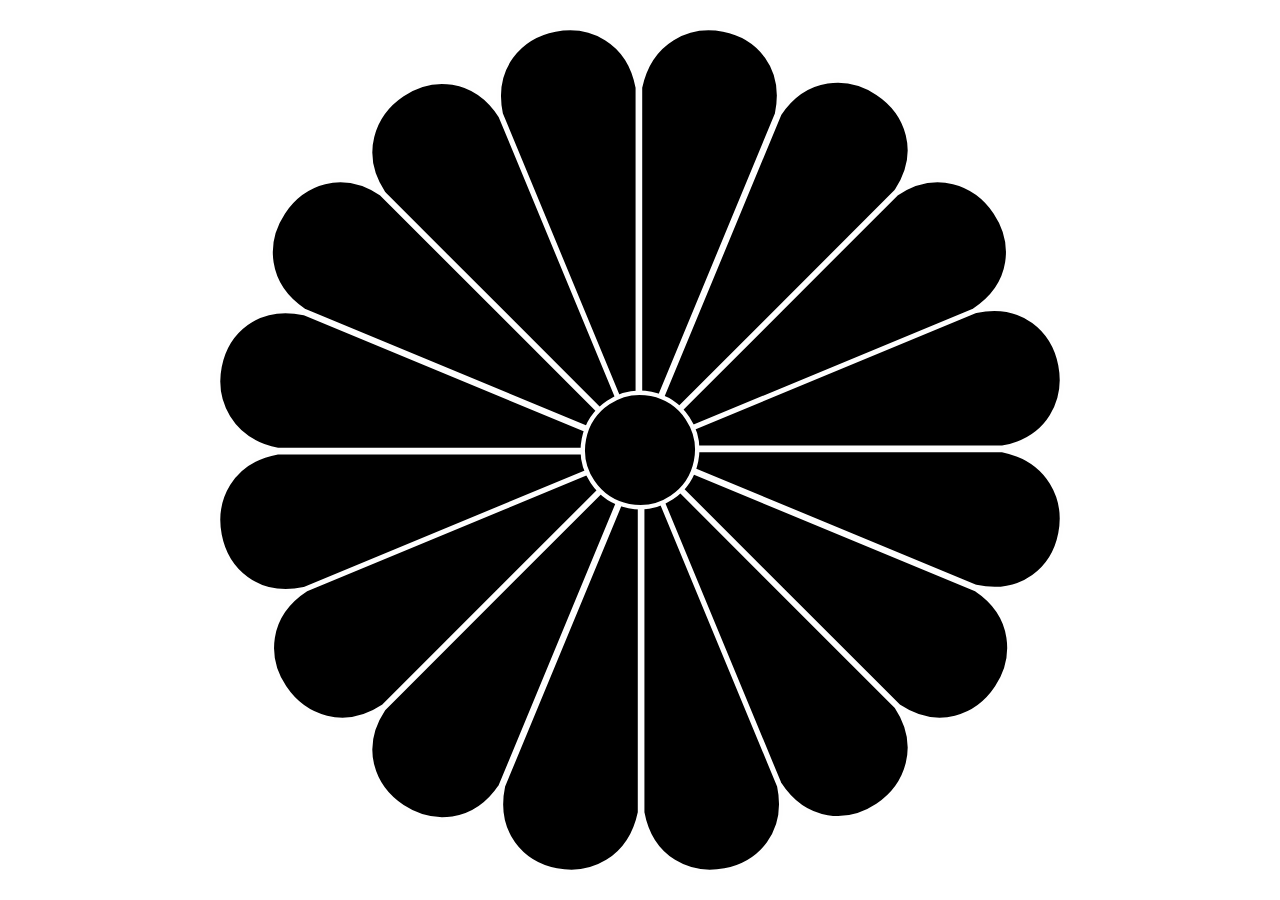
<file: index.html>
<html>
<head>
<style>
 /***************************************************
 * Generated by SVG Artista on 10/26/2019, 7:24:26 PM
 * MIT license (https://opensource.org/licenses/MIT)
 * W. https://svgartista.net
 **************************************************/

@-webkit-keyframes animate-svg-stroke-1{0%{stroke-dashoffset:433.8673095703125px;stroke-dasharray:433.8673095703125px}100%{stroke-dashoffset:0}}@keyframes animate-svg-stroke-1{0%{stroke-dashoffset:433.8673095703125px;stroke-dasharray:433.8673095703125px}100%{stroke-dashoffset:0}}@-webkit-keyframes animate-svg-fill-1{0%{fill:transparent}100%{fill:rgb(0,0,0)}}@keyframes animate-svg-fill-1{0%{fill:transparent}100%{fill:rgb(0,0,0)}}.svg-elem-1{-webkit-animation:animate-svg-stroke-1 1s cubic-bezier(0.47,0,0.745,0.715) 0s both,animate-svg-fill-1 0.7s cubic-bezier(0.47,0,0.745,0.715) 0.8s both;animation:animate-svg-stroke-1 1s cubic-bezier(0.47,0,0.745,0.715) 0s both,animate-svg-fill-1 0.7s cubic-bezier(0.47,0,0.745,0.715) 0.8s both}@-webkit-keyframes animate-svg-stroke-2{0%{stroke-dashoffset:433.4085998535156px;stroke-dasharray:433.4085998535156px}100%{stroke-dashoffset:0}}@keyframes animate-svg-stroke-2{0%{stroke-dashoffset:433.4085998535156px;stroke-dasharray:433.4085998535156px}100%{stroke-dashoffset:0}}@-webkit-keyframes animate-svg-fill-2{0%{fill:transparent}100%{fill:rgb(0,0,0)}}@keyframes animate-svg-fill-2{0%{fill:transparent}100%{fill:rgb(0,0,0)}}.svg-elem-2{-webkit-animation:animate-svg-stroke-2 1s cubic-bezier(0.47,0,0.745,0.715) 0.12s both,animate-svg-fill-2 0.7s cubic-bezier(0.47,0,0.745,0.715) 0.9s both;animation:animate-svg-stroke-2 1s cubic-bezier(0.47,0,0.745,0.715) 0.12s both,animate-svg-fill-2 0.7s cubic-bezier(0.47,0,0.745,0.715) 0.9s both}@-webkit-keyframes animate-svg-stroke-3{0%{stroke-dashoffset:434.02294921875px;stroke-dasharray:434.02294921875px}100%{stroke-dashoffset:0}}@keyframes animate-svg-stroke-3{0%{stroke-dashoffset:434.02294921875px;stroke-dasharray:434.02294921875px}100%{stroke-dashoffset:0}}@-webkit-keyframes animate-svg-fill-3{0%{fill:transparent}100%{fill:rgb(0,0,0)}}@keyframes animate-svg-fill-3{0%{fill:transparent}100%{fill:rgb(0,0,0)}}.svg-elem-3{-webkit-animation:animate-svg-stroke-3 1s cubic-bezier(0.47,0,0.745,0.715) 0.24s both,animate-svg-fill-3 0.7s cubic-bezier(0.47,0,0.745,0.715) 1s both;animation:animate-svg-stroke-3 1s cubic-bezier(0.47,0,0.745,0.715) 0.24s both,animate-svg-fill-3 0.7s cubic-bezier(0.47,0,0.745,0.715) 1s both}@-webkit-keyframes animate-svg-stroke-4{0%{stroke-dashoffset:433.9563903808594px;stroke-dasharray:433.9563903808594px}100%{stroke-dashoffset:0}}@keyframes animate-svg-stroke-4{0%{stroke-dashoffset:433.9563903808594px;stroke-dasharray:433.9563903808594px}100%{stroke-dashoffset:0}}@-webkit-keyframes animate-svg-fill-4{0%{fill:transparent}100%{fill:rgb(0,0,0)}}@keyframes animate-svg-fill-4{0%{fill:transparent}100%{fill:rgb(0,0,0)}}.svg-elem-4{-webkit-animation:animate-svg-stroke-4 1s cubic-bezier(0.47,0,0.745,0.715) 0.36s both,animate-svg-fill-4 0.7s cubic-bezier(0.47,0,0.745,0.715) 1.1s both;animation:animate-svg-stroke-4 1s cubic-bezier(0.47,0,0.745,0.715) 0.36s both,animate-svg-fill-4 0.7s cubic-bezier(0.47,0,0.745,0.715) 1.1s both}@-webkit-keyframes animate-svg-stroke-5{0%{stroke-dashoffset:433.86737060546875px;stroke-dasharray:433.86737060546875px}100%{stroke-dashoffset:0}}@keyframes animate-svg-stroke-5{0%{stroke-dashoffset:433.86737060546875px;stroke-dasharray:433.86737060546875px}100%{stroke-dashoffset:0}}@-webkit-keyframes animate-svg-fill-5{0%{fill:transparent}100%{fill:rgb(0,0,0)}}@keyframes animate-svg-fill-5{0%{fill:transparent}100%{fill:rgb(0,0,0)}}.svg-elem-5{-webkit-animation:animate-svg-stroke-5 1s cubic-bezier(0.47,0,0.745,0.715) 0.48s both,animate-svg-fill-5 0.7s cubic-bezier(0.47,0,0.745,0.715) 1.2000000000000002s both;animation:animate-svg-stroke-5 1s cubic-bezier(0.47,0,0.745,0.715) 0.48s both,animate-svg-fill-5 0.7s cubic-bezier(0.47,0,0.745,0.715) 1.2000000000000002s both}@-webkit-keyframes animate-svg-stroke-6{0%{stroke-dashoffset:433.40863037109375px;stroke-dasharray:433.40863037109375px}100%{stroke-dashoffset:0}}@keyframes animate-svg-stroke-6{0%{stroke-dashoffset:433.40863037109375px;stroke-dasharray:433.40863037109375px}100%{stroke-dashoffset:0}}@-webkit-keyframes animate-svg-fill-6{0%{fill:transparent}100%{fill:rgb(0,0,0)}}@keyframes animate-svg-fill-6{0%{fill:transparent}100%{fill:rgb(0,0,0)}}.svg-elem-6{-webkit-animation:animate-svg-stroke-6 1s cubic-bezier(0.47,0,0.745,0.715) 0.6s both,animate-svg-fill-6 0.7s cubic-bezier(0.47,0,0.745,0.715) 1.3s both;animation:animate-svg-stroke-6 1s cubic-bezier(0.47,0,0.745,0.715) 0.6s both,animate-svg-fill-6 0.7s cubic-bezier(0.47,0,0.745,0.715) 1.3s both}@-webkit-keyframes animate-svg-stroke-7{0%{stroke-dashoffset:434.02301025390625px;stroke-dasharray:434.02301025390625px}100%{stroke-dashoffset:0}}@keyframes animate-svg-stroke-7{0%{stroke-dashoffset:434.02301025390625px;stroke-dasharray:434.02301025390625px}100%{stroke-dashoffset:0}}@-webkit-keyframes animate-svg-fill-7{0%{fill:transparent}100%{fill:rgb(0,0,0)}}@keyframes animate-svg-fill-7{0%{fill:transparent}100%{fill:rgb(0,0,0)}}.svg-elem-7{-webkit-animation:animate-svg-stroke-7 1s cubic-bezier(0.47,0,0.745,0.715) 0.72s both,animate-svg-fill-7 0.7s cubic-bezier(0.47,0,0.745,0.715) 1.4000000000000001s both;animation:animate-svg-stroke-7 1s cubic-bezier(0.47,0,0.745,0.715) 0.72s both,animate-svg-fill-7 0.7s cubic-bezier(0.47,0,0.745,0.715) 1.4000000000000001s both}@-webkit-keyframes animate-svg-stroke-8{0%{stroke-dashoffset:433.9563293457031px;stroke-dasharray:433.9563293457031px}100%{stroke-dashoffset:0}}@keyframes animate-svg-stroke-8{0%{stroke-dashoffset:433.9563293457031px;stroke-dasharray:433.9563293457031px}100%{stroke-dashoffset:0}}@-webkit-keyframes animate-svg-fill-8{0%{fill:transparent}100%{fill:rgb(0,0,0)}}@keyframes animate-svg-fill-8{0%{fill:transparent}100%{fill:rgb(0,0,0)}}.svg-elem-8{-webkit-animation:animate-svg-stroke-8 1s cubic-bezier(0.47,0,0.745,0.715) 0.84s both,animate-svg-fill-8 0.7s cubic-bezier(0.47,0,0.745,0.715) 1.5s both;animation:animate-svg-stroke-8 1s cubic-bezier(0.47,0,0.745,0.715) 0.84s both,animate-svg-fill-8 0.7s cubic-bezier(0.47,0,0.745,0.715) 1.5s both}@-webkit-keyframes animate-svg-stroke-9{0%{stroke-dashoffset:433.86737060546875px;stroke-dasharray:433.86737060546875px}100%{stroke-dashoffset:0}}@keyframes animate-svg-stroke-9{0%{stroke-dashoffset:433.86737060546875px;stroke-dasharray:433.86737060546875px}100%{stroke-dashoffset:0}}@-webkit-keyframes animate-svg-fill-9{0%{fill:transparent}100%{fill:rgb(0,0,0)}}@keyframes animate-svg-fill-9{0%{fill:transparent}100%{fill:rgb(0,0,0)}}.svg-elem-9{-webkit-animation:animate-svg-stroke-9 1s cubic-bezier(0.47,0,0.745,0.715) 0.96s both,animate-svg-fill-9 0.7s cubic-bezier(0.47,0,0.745,0.715) 1.6s both;animation:animate-svg-stroke-9 1s cubic-bezier(0.47,0,0.745,0.715) 0.96s both,animate-svg-fill-9 0.7s cubic-bezier(0.47,0,0.745,0.715) 1.6s both}@-webkit-keyframes animate-svg-stroke-10{0%{stroke-dashoffset:433.40850830078125px;stroke-dasharray:433.40850830078125px}100%{stroke-dashoffset:0}}@keyframes animate-svg-stroke-10{0%{stroke-dashoffset:433.40850830078125px;stroke-dasharray:433.40850830078125px}100%{stroke-dashoffset:0}}@-webkit-keyframes animate-svg-fill-10{0%{fill:transparent}100%{fill:rgb(0,0,0)}}@keyframes animate-svg-fill-10{0%{fill:transparent}100%{fill:rgb(0,0,0)}}.svg-elem-10{-webkit-animation:animate-svg-stroke-10 1s cubic-bezier(0.47,0,0.745,0.715) 1.08s both,animate-svg-fill-10 0.7s cubic-bezier(0.47,0,0.745,0.715) 1.7000000000000002s both;animation:animate-svg-stroke-10 1s cubic-bezier(0.47,0,0.745,0.715) 1.08s both,animate-svg-fill-10 0.7s cubic-bezier(0.47,0,0.745,0.715) 1.7000000000000002s both}@-webkit-keyframes animate-svg-stroke-11{0%{stroke-dashoffset:434.02288818359375px;stroke-dasharray:434.02288818359375px}100%{stroke-dashoffset:0}}@keyframes animate-svg-stroke-11{0%{stroke-dashoffset:434.02288818359375px;stroke-dasharray:434.02288818359375px}100%{stroke-dashoffset:0}}@-webkit-keyframes animate-svg-fill-11{0%{fill:transparent}100%{fill:rgb(0,0,0)}}@keyframes animate-svg-fill-11{0%{fill:transparent}100%{fill:rgb(0,0,0)}}.svg-elem-11{-webkit-animation:animate-svg-stroke-11 1s cubic-bezier(0.47,0,0.745,0.715) 1.2s both,animate-svg-fill-11 0.7s cubic-bezier(0.47,0,0.745,0.715) 1.8s both;animation:animate-svg-stroke-11 1s cubic-bezier(0.47,0,0.745,0.715) 1.2s both,animate-svg-fill-11 0.7s cubic-bezier(0.47,0,0.745,0.715) 1.8s both}@-webkit-keyframes animate-svg-stroke-12{0%{stroke-dashoffset:433.956298828125px;stroke-dasharray:433.956298828125px}100%{stroke-dashoffset:0}}@keyframes animate-svg-stroke-12{0%{stroke-dashoffset:433.956298828125px;stroke-dasharray:433.956298828125px}100%{stroke-dashoffset:0}}@-webkit-keyframes animate-svg-fill-12{0%{fill:transparent}100%{fill:rgb(0,0,0)}}@keyframes animate-svg-fill-12{0%{fill:transparent}100%{fill:rgb(0,0,0)}}.svg-elem-12{-webkit-animation:animate-svg-stroke-12 1s cubic-bezier(0.47,0,0.745,0.715) 1.3199999999999998s both,animate-svg-fill-12 0.7s cubic-bezier(0.47,0,0.745,0.715) 1.9000000000000001s both;animation:animate-svg-stroke-12 1s cubic-bezier(0.47,0,0.745,0.715) 1.3199999999999998s both,animate-svg-fill-12 0.7s cubic-bezier(0.47,0,0.745,0.715) 1.9000000000000001s both}@-webkit-keyframes animate-svg-stroke-13{0%{stroke-dashoffset:433.8673095703125px;stroke-dasharray:433.8673095703125px}100%{stroke-dashoffset:0}}@keyframes animate-svg-stroke-13{0%{stroke-dashoffset:433.8673095703125px;stroke-dasharray:433.8673095703125px}100%{stroke-dashoffset:0}}@-webkit-keyframes animate-svg-fill-13{0%{fill:transparent}100%{fill:rgb(0,0,0)}}@keyframes animate-svg-fill-13{0%{fill:transparent}100%{fill:rgb(0,0,0)}}.svg-elem-13{-webkit-animation:animate-svg-stroke-13 1s cubic-bezier(0.47,0,0.745,0.715) 1.44s both,animate-svg-fill-13 0.7s cubic-bezier(0.47,0,0.745,0.715) 2s both;animation:animate-svg-stroke-13 1s cubic-bezier(0.47,0,0.745,0.715) 1.44s both,animate-svg-fill-13 0.7s cubic-bezier(0.47,0,0.745,0.715) 2s both}@-webkit-keyframes animate-svg-stroke-14{0%{stroke-dashoffset:433.4085693359375px;stroke-dasharray:433.4085693359375px}100%{stroke-dashoffset:0}}@keyframes animate-svg-stroke-14{0%{stroke-dashoffset:433.4085693359375px;stroke-dasharray:433.4085693359375px}100%{stroke-dashoffset:0}}@-webkit-keyframes animate-svg-fill-14{0%{fill:transparent}100%{fill:rgb(0,0,0)}}@keyframes animate-svg-fill-14{0%{fill:transparent}100%{fill:rgb(0,0,0)}}.svg-elem-14{-webkit-animation:animate-svg-stroke-14 1s cubic-bezier(0.47,0,0.745,0.715) 1.56s both,animate-svg-fill-14 0.7s cubic-bezier(0.47,0,0.745,0.715) 2.1s both;animation:animate-svg-stroke-14 1s cubic-bezier(0.47,0,0.745,0.715) 1.56s both,animate-svg-fill-14 0.7s cubic-bezier(0.47,0,0.745,0.715) 2.1s both}@-webkit-keyframes animate-svg-stroke-15{0%{stroke-dashoffset:434.02294921875px;stroke-dasharray:434.02294921875px}100%{stroke-dashoffset:0}}@keyframes animate-svg-stroke-15{0%{stroke-dashoffset:434.02294921875px;stroke-dasharray:434.02294921875px}100%{stroke-dashoffset:0}}@-webkit-keyframes animate-svg-fill-15{0%{fill:transparent}100%{fill:rgb(0,0,0)}}@keyframes animate-svg-fill-15{0%{fill:transparent}100%{fill:rgb(0,0,0)}}.svg-elem-15{-webkit-animation:animate-svg-stroke-15 1s cubic-bezier(0.47,0,0.745,0.715) 1.68s both,animate-svg-fill-15 0.7s cubic-bezier(0.47,0,0.745,0.715) 2.2s both;animation:animate-svg-stroke-15 1s cubic-bezier(0.47,0,0.745,0.715) 1.68s both,animate-svg-fill-15 0.7s cubic-bezier(0.47,0,0.745,0.715) 2.2s both}@-webkit-keyframes animate-svg-stroke-16{0%{stroke-dashoffset:433.9563903808594px;stroke-dasharray:433.9563903808594px}100%{stroke-dashoffset:0}}@keyframes animate-svg-stroke-16{0%{stroke-dashoffset:433.9563903808594px;stroke-dasharray:433.9563903808594px}100%{stroke-dashoffset:0}}@-webkit-keyframes animate-svg-fill-16{0%{fill:transparent}100%{fill:rgb(0,0,0)}}@keyframes animate-svg-fill-16{0%{fill:transparent}100%{fill:rgb(0,0,0)}}.svg-elem-16{-webkit-animation:animate-svg-stroke-16 1s cubic-bezier(0.47,0,0.745,0.715) 1.7999999999999998s both,animate-svg-fill-16 0.7s cubic-bezier(0.47,0,0.745,0.715) 2.3s both;animation:animate-svg-stroke-16 1s cubic-bezier(0.47,0,0.745,0.715) 1.7999999999999998s both,animate-svg-fill-16 0.7s cubic-bezier(0.47,0,0.745,0.715) 2.3s both}@-webkit-keyframes animate-svg-stroke-17{0%{stroke-dashoffset:164.5470428466797px;stroke-dasharray:164.5470428466797px}100%{stroke-dashoffset:0}}@keyframes animate-svg-stroke-17{0%{stroke-dashoffset:164.5470428466797px;stroke-dasharray:164.5470428466797px}100%{stroke-dashoffset:0}}@-webkit-keyframes animate-svg-fill-17{0%{fill:transparent}100%{fill:rgb(0,0,0)}}@keyframes animate-svg-fill-17{0%{fill:transparent}100%{fill:rgb(0,0,0)}}.svg-elem-17{-webkit-animation:animate-svg-stroke-17 1s cubic-bezier(0.47,0,0.745,0.715) 1.92s both,animate-svg-fill-17 0.7s cubic-bezier(0.47,0,0.745,0.715) 2.4000000000000004s both;animation:animate-svg-stroke-17 1s cubic-bezier(0.47,0,0.745,0.715) 1.92s both,animate-svg-fill-17 0.7s cubic-bezier(0.47,0,0.745,0.715) 2.4000000000000004s both}
</style>
</head>
<body>
<!--?xml version="1.0" encoding="UTF-8"?-->

<!-- Creator: CorelDRAW 2018 (64-Bit) -->
<svg xmlns="http://www.w3.org/2000/svg" xml:space="preserve" width="100%" height="100%" version="1.1" style="shape-rendering:geometricPrecision; text-rendering:geometricPrecision; image-rendering:optimizeQuality; fill-rule:evenodd; clip-rule:evenodd" viewBox="0 0 400 400" xmlns:xlink="http://www.w3.org/1999/xlink">
 <defs>
  <style type="text/css">
   
    .str0 {stroke:#FEFEFE;stroke-width:2;stroke-miterlimit:2.61313}
    .fil0 {fill:black}
   
  </style>
 </defs>
 <g id="Layer_x0020_1">
  <metadata id="CorelCorpID_0Corel-Layer"></metadata>
  <g id="_2326578476928">
   <path class="fil0 str0 svg-elem-1" d="M200 200l164 0c43,9 31,71 -12,62l-152 -63 0 1z"></path>
   <path class="fil0 str0 svg-elem-2" d="M200 200l152 63c36,24 1,77 -35,53l-116 -116 -1 0z"></path>
   <path class="fil0 str0 svg-elem-3" d="M200 200l116 116c24,36 -29,72 -53,35l-63 -152 0 1z"></path>
   <path class="fil0 str0 svg-elem-4" d="M200 200l63 152c9,43 -54,55 -62,12l0 -164 -1 0z"></path>
   <path class="fil0 str0 svg-elem-5" d="M200 200l0 164c-9,43 -71,31 -62,-12l63 -152 -1 0z"></path>
   <path class="fil0 str0 svg-elem-6" d="M200 200l-63 152c-24,36 -77,1 -53,-35l116 -116 0 -1z"></path>
   <path class="fil0 str0 svg-elem-7" d="M200 200l-116 116c-36,24 -72,-29 -35,-53l152 -63 -1 0z"></path>
   <path class="fil0 str0 svg-elem-8" d="M200 200l-152 63c-43,9 -55,-54 -12,-62l164 0 0 -1z"></path>
   <path class="fil0 str0 svg-elem-9" d="M200 200l-164 0c-43,-9 -31,-71 12,-62l152 63 0 -1z"></path>
   <path class="fil0 str0 svg-elem-10" d="M200 200l-152 -63c-36,-24 -1,-77 35,-53l116 116 1 0z"></path>
   <path class="fil0 str0 svg-elem-11" d="M200 200l-116 -116c-24,-36 29,-72 53,-35l63 152 0 -1z"></path>
   <path class="fil0 str0 svg-elem-12" d="M200 200l-63 -152c-9,-43 54,-55 62,-12l0 164 1 0z"></path>
   <path class="fil0 str0 svg-elem-13" d="M200 200l0 -164c9,-43 71,-31 62,12l-63 152 1 0z"></path>
   <path class="fil0 str0 svg-elem-14" d="M200 200l63 -152c24,-36 77,-1 53,35l-116 116 0 1z"></path>
   <path class="fil0 str0 svg-elem-15" d="M200 200l116 -116c36,-24 72,29 35,53l-152 63 1 0z"></path>
   <path class="fil0 str0 svg-elem-16" d="M200 200l152 -63c43,-9 55,54 12,62l-164 0 0 1z"></path>
   <path class="fil0 str0 svg-elem-17" d="M225.369 205.046c2.787,-14.011 -6.311,-27.629 -20.323,-30.416 -14.011,-2.786 -27.629,6.312 -30.416,20.324 -2.786,14.011 6.312,27.628 20.324,30.415 14.011,2.787 27.628,-6.311 30.415,-20.323z"></path>
  </g>
 </g>
</svg>



</body>
<html>
</file>
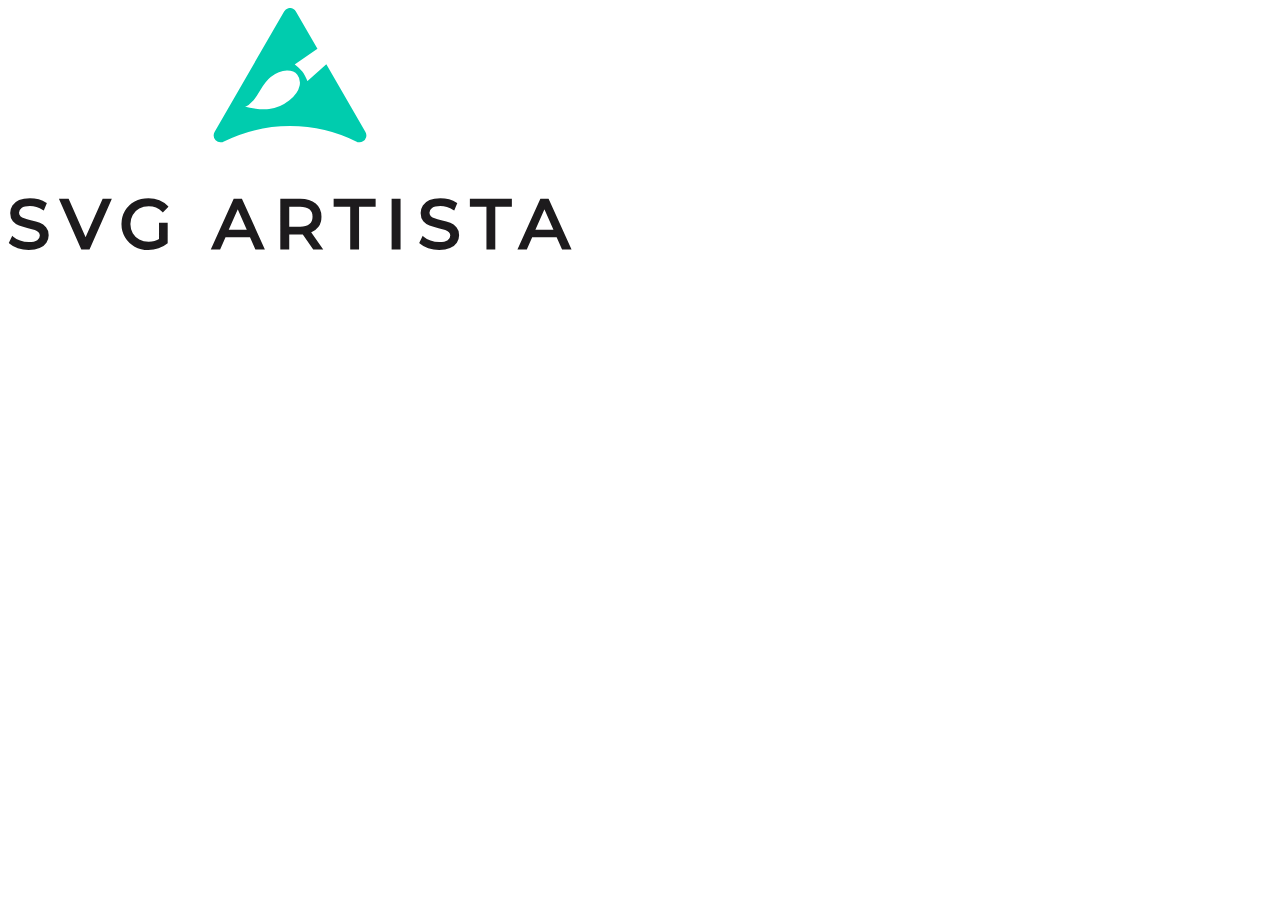
<file: logo.html>
<html>
	<head>
		<style>
			/***************************************************
			 * Generated by SVG Artista on 10/26/2019, 5:57:59 PM
			 * MIT license (https://opensource.org/licenses/MIT)
			 * W. https://svgartista.net
			 **************************************************/

			@-webkit-keyframes animate-svg-stroke-1 {
			  0% {
				stroke-dashoffset: 672.049560546875px;
				stroke-dasharray: 672.049560546875px;
			  }

			  100% {
				stroke-dashoffset: 0;
			  }
			}

			@keyframes animate-svg-stroke-1 {
			  0% {
				stroke-dashoffset: 672.049560546875px;
				stroke-dasharray: 672.049560546875px;
			  }

			  100% {
				stroke-dashoffset: 0;
			  }
			}

			@-webkit-keyframes animate-svg-fill-1 {
			  0% {
				fill: transparent;
			  }

			  100% {
				fill: rgb(0, 204, 174);
			  }
			}

			@keyframes animate-svg-fill-1 {
			  0% {
				fill: transparent;
			  }

			  100% {
				fill: rgb(0, 204, 174);
			  }
			}

			.svg-elem-1 {
			  -webkit-animation: animate-svg-stroke-1 1s cubic-bezier(0.47, 0, 0.745, 0.715) 0s both,
								   animate-svg-fill-1 0.7s cubic-bezier(0.47, 0, 0.745, 0.715) 0.8s both;
					  animation: animate-svg-stroke-1 1s cubic-bezier(0.47, 0, 0.745, 0.715) 0s both,
						   animate-svg-fill-1 0.7s cubic-bezier(0.47, 0, 0.745, 0.715) 0.8s both;
			}

			@-webkit-keyframes animate-svg-stroke-2 {
			  0% {
				stroke-dashoffset: 248.2175750732422px;
				stroke-dasharray: 248.2175750732422px;
			  }

			  100% {
				stroke-dashoffset: 0;
			  }
			}

			@keyframes animate-svg-stroke-2 {
			  0% {
				stroke-dashoffset: 248.2175750732422px;
				stroke-dasharray: 248.2175750732422px;
			  }

			  100% {
				stroke-dashoffset: 0;
			  }
			}

			@-webkit-keyframes animate-svg-fill-2 {
			  0% {
				fill: transparent;
			  }

			  100% {
				fill: rgb(29, 27, 29);
			  }
			}

			@keyframes animate-svg-fill-2 {
			  0% {
				fill: transparent;
			  }

			  100% {
				fill: rgb(29, 27, 29);
			  }
			}

			.svg-elem-2 {
			  -webkit-animation: animate-svg-stroke-2 1s cubic-bezier(0.47, 0, 0.745, 0.715) 0.12s both,
								   animate-svg-fill-2 0.7s cubic-bezier(0.47, 0, 0.745, 0.715) 0.9s both;
					  animation: animate-svg-stroke-2 1s cubic-bezier(0.47, 0, 0.745, 0.715) 0.12s both,
						   animate-svg-fill-2 0.7s cubic-bezier(0.47, 0, 0.745, 0.715) 0.9s both;
			}

			@-webkit-keyframes animate-svg-stroke-3 {
			  0% {
				stroke-dashoffset: 217.32936096191406px;
				stroke-dasharray: 217.32936096191406px;
			  }

			  100% {
				stroke-dashoffset: 0;
			  }
			}

			@keyframes animate-svg-stroke-3 {
			  0% {
				stroke-dashoffset: 217.32936096191406px;
				stroke-dasharray: 217.32936096191406px;
			  }

			  100% {
				stroke-dashoffset: 0;
			  }
			}

			@-webkit-keyframes animate-svg-fill-3 {
			  0% {
				fill: transparent;
			  }

			  100% {
				fill: rgb(29, 27, 29);
			  }
			}

			@keyframes animate-svg-fill-3 {
			  0% {
				fill: transparent;
			  }

			  100% {
				fill: rgb(29, 27, 29);
			  }
			}

			.svg-elem-3 {
			  -webkit-animation: animate-svg-stroke-3 1s cubic-bezier(0.47, 0, 0.745, 0.715) 0.24s both,
								   animate-svg-fill-3 0.7s cubic-bezier(0.47, 0, 0.745, 0.715) 1s both;
					  animation: animate-svg-stroke-3 1s cubic-bezier(0.47, 0, 0.745, 0.715) 0.24s both,
						   animate-svg-fill-3 0.7s cubic-bezier(0.47, 0, 0.745, 0.715) 1s both;
			}

			@-webkit-keyframes animate-svg-stroke-4 {
			  0% {
				stroke-dashoffset: 258.3160705566406px;
				stroke-dasharray: 258.3160705566406px;
			  }

			  100% {
				stroke-dashoffset: 0;
			  }
			}

			@keyframes animate-svg-stroke-4 {
			  0% {
				stroke-dashoffset: 258.3160705566406px;
				stroke-dasharray: 258.3160705566406px;
			  }

			  100% {
				stroke-dashoffset: 0;
			  }
			}

			@-webkit-keyframes animate-svg-fill-4 {
			  0% {
				fill: transparent;
			  }

			  100% {
				fill: rgb(29, 27, 29);
			  }
			}

			@keyframes animate-svg-fill-4 {
			  0% {
				fill: transparent;
			  }

			  100% {
				fill: rgb(29, 27, 29);
			  }
			}

			.svg-elem-4 {
			  -webkit-animation: animate-svg-stroke-4 1s cubic-bezier(0.47, 0, 0.745, 0.715) 0.36s both,
								   animate-svg-fill-4 0.7s cubic-bezier(0.47, 0, 0.745, 0.715) 1.1s both;
					  animation: animate-svg-stroke-4 1s cubic-bezier(0.47, 0, 0.745, 0.715) 0.36s both,
						   animate-svg-fill-4 0.7s cubic-bezier(0.47, 0, 0.745, 0.715) 1.1s both;
			}

			@-webkit-keyframes animate-svg-stroke-5 {
			  0% {
				stroke-dashoffset: 255.83644104003906px;
				stroke-dasharray: 255.83644104003906px;
			  }

			  100% {
				stroke-dashoffset: 0;
			  }
			}

			@keyframes animate-svg-stroke-5 {
			  0% {
				stroke-dashoffset: 255.83644104003906px;
				stroke-dasharray: 255.83644104003906px;
			  }

			  100% {
				stroke-dashoffset: 0;
			  }
			}

			@-webkit-keyframes animate-svg-fill-5 {
			  0% {
				fill: transparent;
			  }

			  100% {
				fill: rgb(29, 27, 29);
			  }
			}

			@keyframes animate-svg-fill-5 {
			  0% {
				fill: transparent;
			  }

			  100% {
				fill: rgb(29, 27, 29);
			  }
			}

			.svg-elem-5 {
			  -webkit-animation: animate-svg-stroke-5 1s cubic-bezier(0.47, 0, 0.745, 0.715) 0.48s both,
								   animate-svg-fill-5 0.7s cubic-bezier(0.47, 0, 0.745, 0.715) 1.2000000000000002s both;
					  animation: animate-svg-stroke-5 1s cubic-bezier(0.47, 0, 0.745, 0.715) 0.48s both,
						   animate-svg-fill-5 0.7s cubic-bezier(0.47, 0, 0.745, 0.715) 1.2000000000000002s both;
			}

			@-webkit-keyframes animate-svg-stroke-6 {
			  0% {
				stroke-dashoffset: 287.2906494140625px;
				stroke-dasharray: 287.2906494140625px;
			  }

			  100% {
				stroke-dashoffset: 0;
			  }
			}

			@keyframes animate-svg-stroke-6 {
			  0% {
				stroke-dashoffset: 287.2906494140625px;
				stroke-dasharray: 287.2906494140625px;
			  }

			  100% {
				stroke-dashoffset: 0;
			  }
			}

			@-webkit-keyframes animate-svg-fill-6 {
			  0% {
				fill: transparent;
			  }

			  100% {
				fill: rgb(29, 27, 29);
			  }
			}

			@keyframes animate-svg-fill-6 {
			  0% {
				fill: transparent;
			  }

			  100% {
				fill: rgb(29, 27, 29);
			  }
			}

			.svg-elem-6 {
			  -webkit-animation: animate-svg-stroke-6 1s cubic-bezier(0.47, 0, 0.745, 0.715) 0.6s both,
								   animate-svg-fill-6 0.7s cubic-bezier(0.47, 0, 0.745, 0.715) 1.3s both;
					  animation: animate-svg-stroke-6 1s cubic-bezier(0.47, 0, 0.745, 0.715) 0.6s both,
						   animate-svg-fill-6 0.7s cubic-bezier(0.47, 0, 0.745, 0.715) 1.3s both;
			}

			@-webkit-keyframes animate-svg-stroke-7 {
			  0% {
				stroke-dashoffset: 179.39129638671875px;
				stroke-dasharray: 179.39129638671875px;
			  }

			  100% {
				stroke-dashoffset: 0;
			  }
			}

			@keyframes animate-svg-stroke-7 {
			  0% {
				stroke-dashoffset: 179.39129638671875px;
				stroke-dasharray: 179.39129638671875px;
			  }

			  100% {
				stroke-dashoffset: 0;
			  }
			}

			@-webkit-keyframes animate-svg-fill-7 {
			  0% {
				fill: transparent;
			  }

			  100% {
				fill: rgb(29, 27, 29);
			  }
			}

			@keyframes animate-svg-fill-7 {
			  0% {
				fill: transparent;
			  }

			  100% {
				fill: rgb(29, 27, 29);
			  }
			}

			.svg-elem-7 {
			  -webkit-animation: animate-svg-stroke-7 1s cubic-bezier(0.47, 0, 0.745, 0.715) 0.72s both,
								   animate-svg-fill-7 0.7s cubic-bezier(0.47, 0, 0.745, 0.715) 1.4000000000000001s both;
					  animation: animate-svg-stroke-7 1s cubic-bezier(0.47, 0, 0.745, 0.715) 0.72s both,
						   animate-svg-fill-7 0.7s cubic-bezier(0.47, 0, 0.745, 0.715) 1.4000000000000001s both;
			}

			@-webkit-keyframes animate-svg-stroke-8 {
			  0% {
				stroke-dashoffset: 113.3043212890625px;
				stroke-dasharray: 113.3043212890625px;
			  }

			  100% {
				stroke-dashoffset: 0;
			  }
			}

			@keyframes animate-svg-stroke-8 {
			  0% {
				stroke-dashoffset: 113.3043212890625px;
				stroke-dasharray: 113.3043212890625px;
			  }

			  100% {
				stroke-dashoffset: 0;
			  }
			}

			@-webkit-keyframes animate-svg-fill-8 {
			  0% {
				fill: transparent;
			  }

			  100% {
				fill: rgb(29, 27, 29);
			  }
			}

			@keyframes animate-svg-fill-8 {
			  0% {
				fill: transparent;
			  }

			  100% {
				fill: rgb(29, 27, 29);
			  }
			}

			.svg-elem-8 {
			  -webkit-animation: animate-svg-stroke-8 1s cubic-bezier(0.47, 0, 0.745, 0.715) 0.84s both,
								   animate-svg-fill-8 0.7s cubic-bezier(0.47, 0, 0.745, 0.715) 1.5s both;
					  animation: animate-svg-stroke-8 1s cubic-bezier(0.47, 0, 0.745, 0.715) 0.84s both,
						   animate-svg-fill-8 0.7s cubic-bezier(0.47, 0, 0.745, 0.715) 1.5s both;
			}

			@-webkit-keyframes animate-svg-stroke-9 {
			  0% {
				stroke-dashoffset: 248.21778869628906px;
				stroke-dasharray: 248.21778869628906px;
			  }

			  100% {
				stroke-dashoffset: 0;
			  }
			}

			@keyframes animate-svg-stroke-9 {
			  0% {
				stroke-dashoffset: 248.21778869628906px;
				stroke-dasharray: 248.21778869628906px;
			  }

			  100% {
				stroke-dashoffset: 0;
			  }
			}

			@-webkit-keyframes animate-svg-fill-9 {
			  0% {
				fill: transparent;
			  }

			  100% {
				fill: rgb(29, 27, 29);
			  }
			}

			@keyframes animate-svg-fill-9 {
			  0% {
				fill: transparent;
			  }

			  100% {
				fill: rgb(29, 27, 29);
			  }
			}

			.svg-elem-9 {
			  -webkit-animation: animate-svg-stroke-9 1s cubic-bezier(0.47, 0, 0.745, 0.715) 0.96s both,
								   animate-svg-fill-9 0.7s cubic-bezier(0.47, 0, 0.745, 0.715) 1.6s both;
					  animation: animate-svg-stroke-9 1s cubic-bezier(0.47, 0, 0.745, 0.715) 0.96s both,
						   animate-svg-fill-9 0.7s cubic-bezier(0.47, 0, 0.745, 0.715) 1.6s both;
			}

			@-webkit-keyframes animate-svg-stroke-10 {
			  0% {
				stroke-dashoffset: 179.39132690429688px;
				stroke-dasharray: 179.39132690429688px;
			  }

			  100% {
				stroke-dashoffset: 0;
			  }
			}

			@keyframes animate-svg-stroke-10 {
			  0% {
				stroke-dashoffset: 179.39132690429688px;
				stroke-dasharray: 179.39132690429688px;
			  }

			  100% {
				stroke-dashoffset: 0;
			  }
			}

			@-webkit-keyframes animate-svg-fill-10 {
			  0% {
				fill: transparent;
			  }

			  100% {
				fill: rgb(29, 27, 29);
			  }
			}

			@keyframes animate-svg-fill-10 {
			  0% {
				fill: transparent;
			  }

			  100% {
				fill: rgb(29, 27, 29);
			  }
			}

			.svg-elem-10 {
			  -webkit-animation: animate-svg-stroke-10 1s cubic-bezier(0.47, 0, 0.745, 0.715) 1.08s both,
								   animate-svg-fill-10 0.7s cubic-bezier(0.47, 0, 0.745, 0.715) 1.7000000000000002s both;
					  animation: animate-svg-stroke-10 1s cubic-bezier(0.47, 0, 0.745, 0.715) 1.08s both,
						   animate-svg-fill-10 0.7s cubic-bezier(0.47, 0, 0.745, 0.715) 1.7000000000000002s both;
			}

			@-webkit-keyframes animate-svg-stroke-11 {
			  0% {
				stroke-dashoffset: 255.83651733398438px;
				stroke-dasharray: 255.83651733398438px;
			  }

			  100% {
				stroke-dashoffset: 0;
			  }
			}

			@keyframes animate-svg-stroke-11 {
			  0% {
				stroke-dashoffset: 255.83651733398438px;
				stroke-dasharray: 255.83651733398438px;
			  }

			  100% {
				stroke-dashoffset: 0;
			  }
			}

			@-webkit-keyframes animate-svg-fill-11 {
			  0% {
				fill: transparent;
			  }

			  100% {
				fill: rgb(29, 27, 29);
			  }
			}

			@keyframes animate-svg-fill-11 {
			  0% {
				fill: transparent;
			  }

			  100% {
				fill: rgb(29, 27, 29);
			  }
			}

			.svg-elem-11 {
			  -webkit-animation: animate-svg-stroke-11 1s cubic-bezier(0.47, 0, 0.745, 0.715) 1.2s both,
								   animate-svg-fill-11 0.7s cubic-bezier(0.47, 0, 0.745, 0.715) 1.8s both;
					  animation: animate-svg-stroke-11 1s cubic-bezier(0.47, 0, 0.745, 0.715) 1.2s both,
						   animate-svg-fill-11 0.7s cubic-bezier(0.47, 0, 0.745, 0.715) 1.8s both;
			}

		</style>

	</head>

	<body>
		<svg viewBox="0 0 564 242" version="1.1" xmlns="http://www.w3.org/2000/svg" width="564" height="242">
		  <g stroke-width="2" stroke="none" fill="none" fill-rule="evenodd">
			<path d="M284.896413 1.77679122c.882345.50911399 1.614955 1.2417713 2.124036 2.124173l21.099094 36.57152808-23.135682 15.8357502c4.105694 3.2404436 6.948421 5.8686448 8.528184 7.8846038 1.579762 2.0159589 3.442094 5.5716267 5.586996 10.6670034l18.980455-17.1235485 38.506082 66.7434478c1.599912 2.773164.648949 6.318327-2.124036 7.918342-.880865.50826-1.879934.775822-2.896898.775822h-1.922491c-20.321792-10.300399-43.304909-16.104436-67.642638-16.104436-24.337728 0-47.320846 5.804037-67.642638 16.104436h-1.92249c-3.201432 0-5.796706-2.595441-5.796706-5.79708 0-1.01703.267545-2.016163.775772-2.897084L276.978581 3.90096422c1.599913-2.77316415 5.144847-3.7241888 7.917832-2.124173zm-22.79159 66.41506168c-11.912588 9.3077337-11.944524 23.5356033-27.180843 31.0058222 21.073897 5.2094339 33.551253 4.4950599 46.817544-5.8703705 13.266291-10.3654307 12.78672-21.586947 8.366252-27.2452528-4.420468-5.6583057-16.090365-7.1979325-28.002953 2.1098011z" stroke="#00CCAE" fill="#00CCAE" class="svg-elem-1"></path>
			<path d="M20.7357156 241c-3.6819127 0-7.2356044-.568639-10.66118144-1.705935C6.64895709 238.15677 3.95747261 236.68295 2 234.872561l2.58664731-5.431139c1.86425963 1.671128 4.25280646 3.028899 7.16571213 4.073354 2.91290566 1.044455 5.90732776 1.566675 8.98335616 1.566675 4.0547647 0 7.0841412-.684688 9.0882203-2.054085 2.0040791-1.369396 3.0061036-3.191363 3.0061036-5.465954 0-1.671128-.547618-3.028899-1.6428706-4.073354-1.0952525-1.044455-2.4468205-1.845192-4.0547444-2.402235-1.6079239-.557043-3.8799563-1.183706-6.8161652-1.88001-3.6819128-.881984-6.653032-1.763955-8.91344679-2.645939-2.26041481-.881985-4.19455516-2.239756-5.8024791-4.073355-1.60792393-1.833599-2.41187384-4.305438-2.41187384-7.415594 0-2.599532.68743543-4.943718 2.06232691-7.032629 1.37489148-2.08891 3.46050066-3.760013 6.25689011-5.013359 2.79638941-1.253346 6.26852091-1.880009 10.41649861-1.880009 2.8896024 0 5.7325557.371356 8.5289452 1.114079 2.7963894.742724 5.1965877 1.810373 7.2006668 3.20298l-2.3070098 5.570399c-2.0506855-1.299766-4.2411578-2.286181-6.5714823-2.959275-2.3303245-.673093-4.6140083-1.009634-6.8511199-1.009634-3.9615517 0-6.9326709.719502-8.9134468 2.158529-1.98077586 1.439027-2.97114893 3.295808-2.97114893 5.570399 0 1.671129.5592695 3.0289 1.67782528 4.073355 1.11855575 1.044455 2.50507805 1.856797 4.15960855 2.437049 1.6545304.580253 3.9032598 1.195312 6.7462558 1.845195 3.6819127.881984 6.6413805 1.763956 8.8784921 2.64594 2.2371115.88198 4.1596004 2.22815 5.7675244 4.038539 1.6079239 1.810389 2.4118738 4.247414 2.4118738 7.311149 0 2.553112-.6990869 4.885694-2.0972816 6.997814-1.3981947 2.11212-3.5187582 3.783223-6.3617542 5.013359C28.3791277 240.384941 24.8836933 241 20.7357156 241z" stroke="#1D1B1D" fill="#1D1B1D" class="svg-elem-2"></path>
			<path stroke="#1D1B1D" fill="#1D1B1D" d="M102.289855 191.724638L80.8535704 240.42029h-6.9126781l-21.5061097-48.695652h7.5411034l17.5959079 40 17.735558-40z" class="svg-elem-3"></path>
			<path d="M152.031506 215.793944h6.654064v19.008987c-2.402868 1.99607-5.198472 3.527914-8.386893 4.595579C147.110255 240.46617 143.783256 241 140.31758 241c-4.898155 0-9.311049-1.079254-13.238815-3.237795-3.927766-2.15854-7.012171-5.12939-9.253308-8.912638-2.241137-3.783249-3.361689-8.04224-3.361689-12.777103 0-4.734863 1.120552-9.00546 3.361689-12.811918 2.241137-3.806459 5.337094-6.777309 9.287965-8.912639 3.95087-2.13533 8.398421-3.202979 13.342785-3.202979 3.881557 0 7.404941.638268 10.570258 1.914824 3.165317 1.276556 5.856952 3.144942 8.074984 5.605214l-4.297416 4.31706c-3.881557-3.760038-8.571701-5.640029-14.070574-5.640029-3.69672 0-7.012167.800736-9.946439 2.402234-2.934273 1.601498-5.233136 3.829635-6.896661 6.684479-1.663524 2.854844-2.495274 6.069396-2.495274 9.643754 0 3.527937.83175 6.719279 2.495274 9.574123 1.663525 2.854844 3.962388 5.094586 6.896661 6.719294 2.934272 1.624708 6.226614 2.43705 9.877126 2.43705 4.343647 0 8.132729-1.044439 11.36736-3.13335v-15.875637z" stroke="#1D1B1D" fill="#1D1B1D" class="svg-elem-4"></path>
			<path d="M233.231687 191.724638l22.101646 48.695652h-7.297713l-5.351657-12.173913h-25.854756l-5.351657 12.173913h-7.158709l22.032144-48.695652h6.880702zm-3.475102 7.095652l-10.494807 23.860869h20.989614l-10.494807-23.860869z" stroke="#1D1B1D" fill="#1D1B1D" class="svg-elem-5"></path>
			<path d="M292.229824 191.724638c6.285416 0 11.230485 1.507231 14.835356 4.521739 3.60487 3.014508 5.407279 7.165191 5.407279 12.452174 0 3.75654-.924312 6.956508-2.772964 9.6-1.848652 2.643491-4.482941 4.56811-7.902946 5.773913l11.507799 16.347826h-7.556326l-10.467938-14.956522c-1.294056.092754-2.310799.139131-3.05026.139131h-11.993067v14.817391h-6.932409v-48.695652h18.925476zm-.207972 6.052174h-11.785095v21.913043h11.785095c4.390548 0 7.741179-.950715 10.051993-2.852174 2.310815-1.901459 3.466205-4.614475 3.466205-8.13913 0-3.524656-1.15539-6.226078-3.466205-8.104348-2.310814-1.87827-5.661445-2.817391-10.051993-2.817391z" stroke="#1D1B1D" fill="#1D1B1D" class="svg-elem-6"></path>
			<path stroke="#1D1B1D" fill="#1D1B1D" d="M343.217992 197.776812h-16.580311v-6.052174h40v6.052174H350.05737v42.643478h-6.839378z" class="svg-elem-7"></path>
			<path stroke="#1D1B1D" fill="#1D1B1D" d="M384.608696 191.724638h6.956521v48.695652h-6.956521z" class="svg-elem-8"></path>
			<path d="M431.170498 241c-3.681913 0-7.235604-.568639-10.661181-1.705935-3.425577-1.137295-6.117062-2.611115-8.074534-4.421504l2.586647-5.431139c1.86426 1.671128 4.252806 3.028899 7.165712 4.073354 2.912906 1.044455 5.907328 1.566675 8.983356 1.566675 4.054765 0 7.084141-.684688 9.088221-2.054085 2.004079-1.369396 3.006103-3.191363 3.006103-5.465954 0-1.671128-.547618-3.028899-1.64287-4.073354-1.095253-1.044455-2.446821-1.845192-4.054745-2.402235-1.607924-.557043-3.879956-1.183706-6.816165-1.88001-3.681913-.881984-6.653032-1.763955-8.913447-2.645939-2.260415-.881985-4.194555-2.239756-5.802479-4.073355-1.607924-1.833599-2.411874-4.305438-2.411874-7.415594 0-2.599532.687436-4.943718 2.062327-7.032629 1.374892-2.08891 3.460501-3.760013 6.25689-5.013359 2.79639-1.253346 6.268521-1.880009 10.416499-1.880009 2.889602 0 5.732556.371356 8.528945 1.114079 2.796389.742724 5.196588 1.810373 7.200667 3.20298l-2.30701 5.570399c-2.050686-1.299766-4.241158-2.286181-6.571482-2.959275-2.330325-.673093-4.614009-1.009634-6.85112-1.009634-3.961552 0-6.932671.719502-8.913447 2.158529-1.980776 1.439027-2.971149 3.295808-2.971149 5.570399 0 1.671129.55927 3.0289 1.677825 4.073355 1.118556 1.044455 2.505078 1.856797 4.159609 2.437049 1.65453.580253 3.90326 1.195312 6.746256 1.845195 3.681912.881984 6.64138 1.763956 8.878492 2.64594 2.237111.88198 4.1596 2.22815 5.767524 4.038539 1.607924 1.810389 2.411874 4.247414 2.411874 7.311149 0 2.553112-.699087 4.885694-2.097282 6.997814-1.398194 2.11212-3.518758 3.783223-6.361754 5.013359C438.81391 240.384941 435.318476 241 431.170498 241z" stroke="#1D1B1D" fill="#1D1B1D" class="svg-elem-9"></path>
			<path stroke="#1D1B1D" fill="#1D1B1D" d="M479.449876 197.776812h-16.580311v-6.052174h40v6.052174h-16.580311v42.643478h-6.839378z" class="svg-elem-10"></path>
			<path d="M539.898353 191.724638L562 240.42029h-7.297714l-5.351656-12.173913h-25.854757l-5.351656 12.173913h-7.15871l22.032145-48.695652h6.880701zm-3.475101 7.095652l-10.494808 23.860869h20.989615l-10.494807-23.860869z" stroke="#1D1B1D" fill="#1D1B1D" class="svg-elem-11"></path>
		  </g>
		</svg>
	</body>

<html>
</file>
